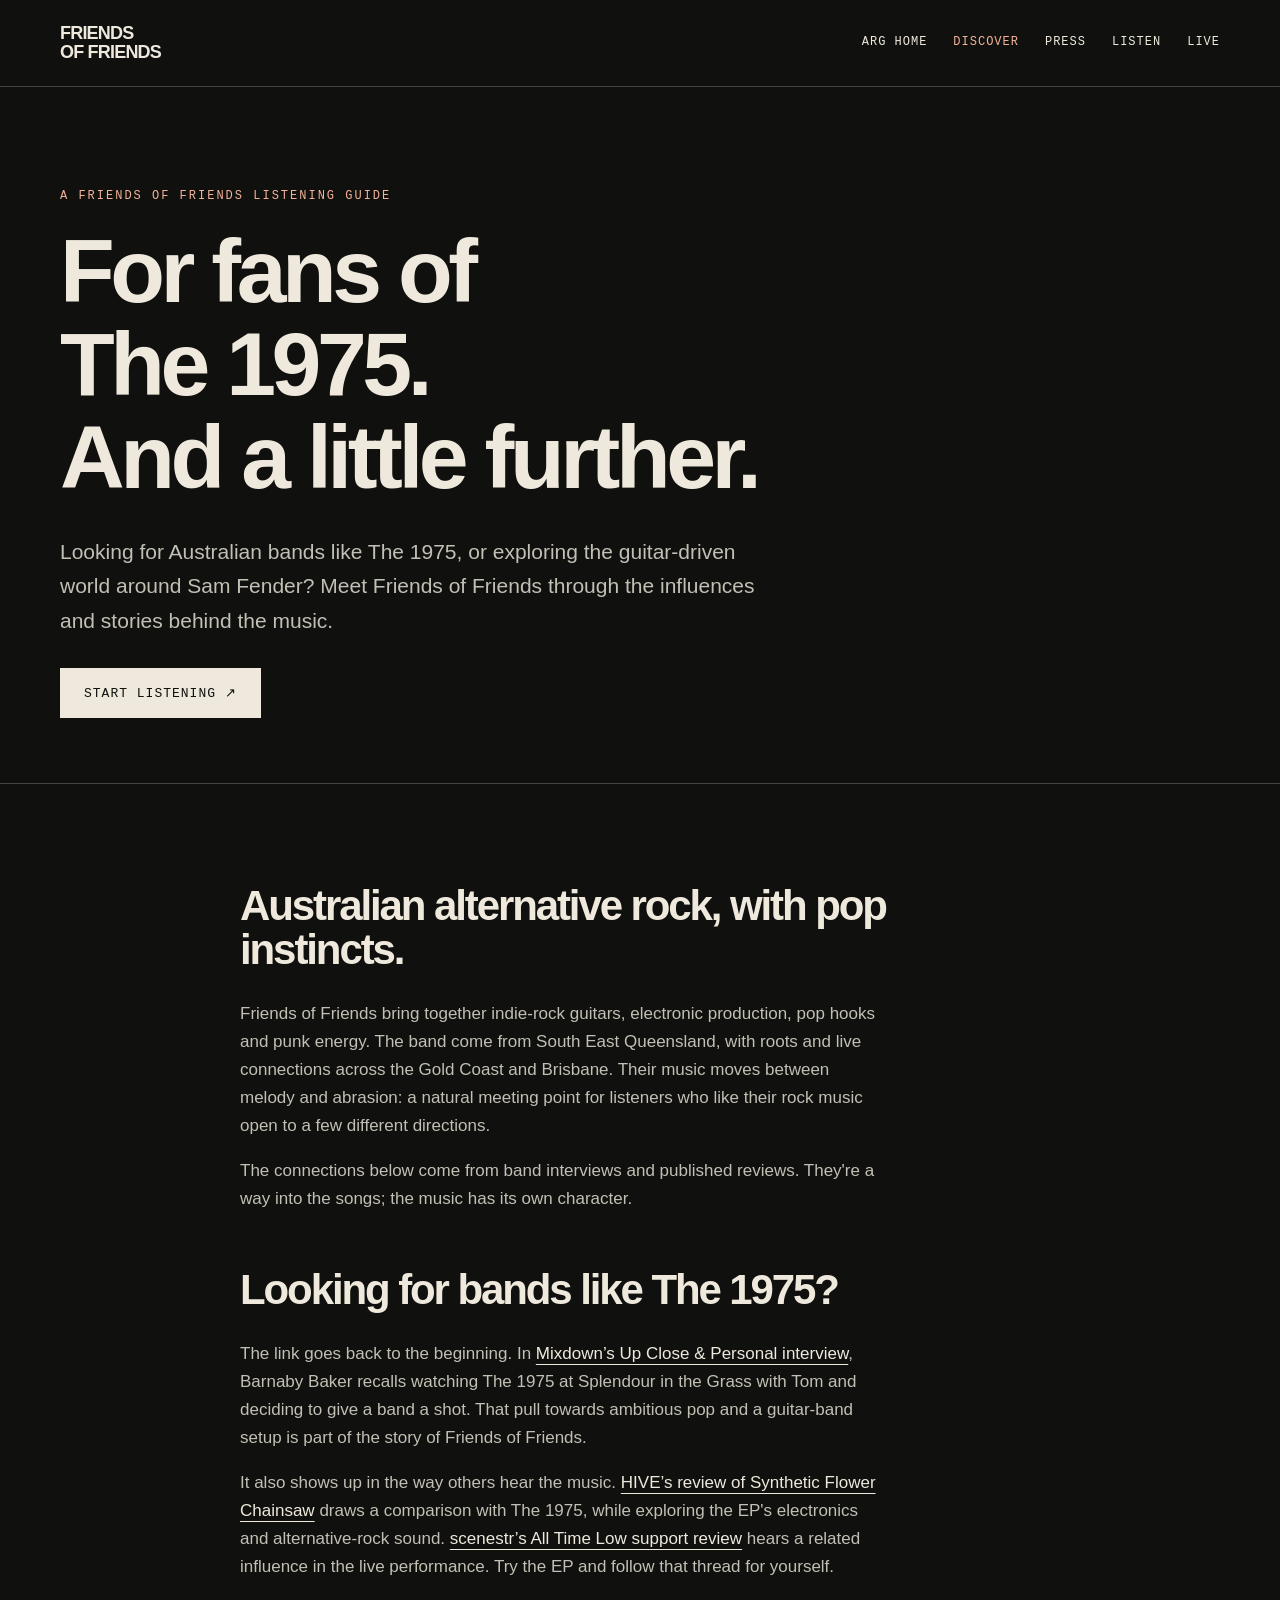
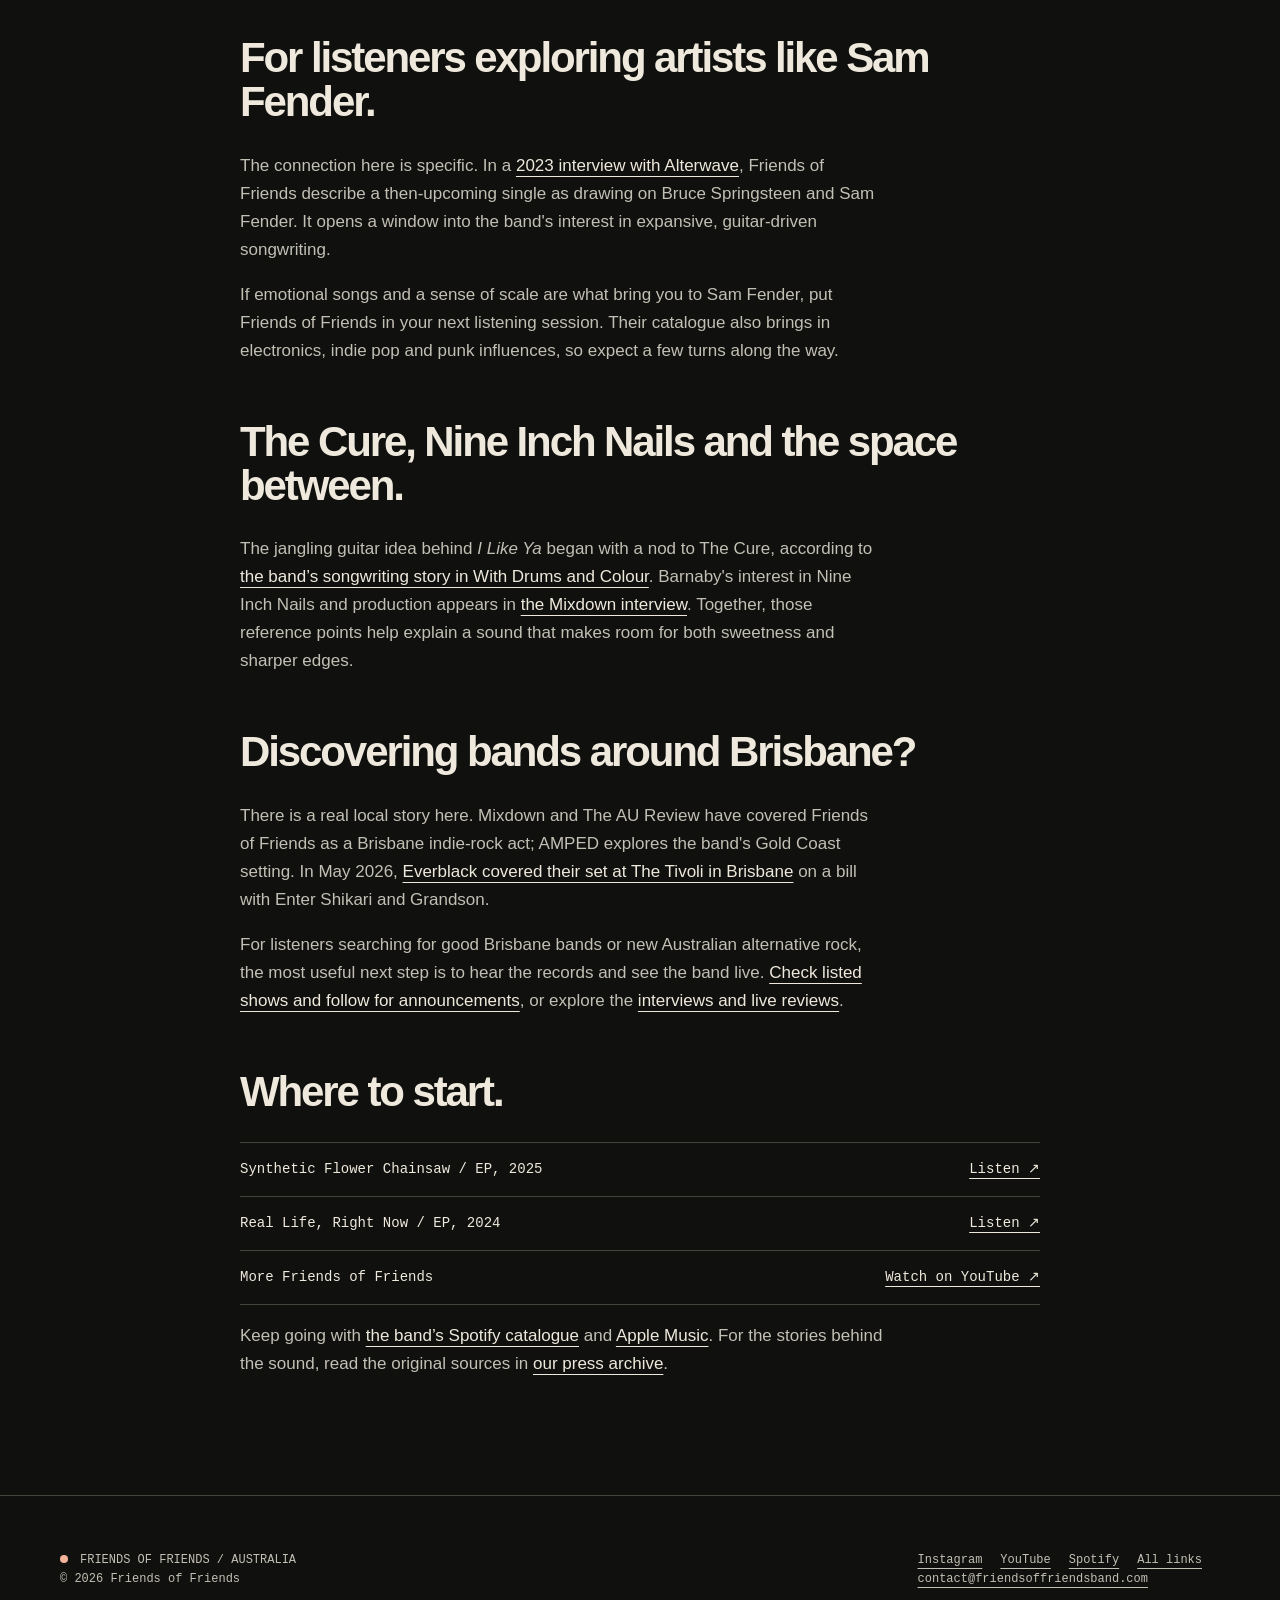
<file: docs/discover/index.html>
<!doctype html>
<html lang="en-AU"><head>
<meta charset="utf-8"><meta name="viewport" content="width=device-width,initial-scale=1">
<title>Bands Like The 1975 &amp; Sam Fender? | Friends of Friends</title><meta name="description" content="Discover Australian alternative rock band Friends of Friends: The 1975 connection, Sam Fender influences, Brisbane live coverage and a guide to the music.">
<meta name="robots" content="index, follow, max-image-preview:large"><meta name="theme-color" content="#10100e">
<link rel="canonical" href="https://friendsoffriendsband.com/discover/"><link rel="icon" href="../assets/favicon.svg" type="image/svg+xml">
<meta property="og:type" content="website"><meta property="og:locale" content="en_AU"><meta property="og:site_name" content="Friends of Friends">
<meta property="og:title" content="Bands Like The 1975 &amp; Sam Fender? | Friends of Friends"><meta property="og:description" content="Discover Australian alternative rock band Friends of Friends: The 1975 connection, Sam Fender influences, Brisbane live coverage and a guide to the music."><meta property="og:url" content="https://friendsoffriendsband.com/discover/">
<meta property="og:image" content="https://friendsoffriendsband.com/assets/background-still.jpg"><meta property="og:image:width" content="1600"><meta property="og:image:height" content="900"><meta property="og:image:alt" content="Friends of Friends studio artwork with vintage recording equipment">
<meta name="twitter:card" content="summary_large_image"><meta name="twitter:title" content="Bands Like The 1975 &amp; Sam Fender? | Friends of Friends"><meta name="twitter:description" content="Discover Australian alternative rock band Friends of Friends: The 1975 connection, Sam Fender influences, Brisbane live coverage and a guide to the music."><meta name="twitter:image" content="https://friendsoffriendsband.com/assets/background-still.jpg">
<link rel="stylesheet" href="../assets/site.css"><script type="application/ld+json">{"@context": "https://schema.org", "@graph": [{"@type": "MusicGroup", "@id": "https://friendsoffriendsband.com/#band", "name": "Friends of Friends", "url": "https://friendsoffriendsband.com/", "description": "Friends of Friends are an Australian alternative rock band from South East Queensland, bringing together indie-rock guitars, pop hooks, electronics and punk energy.", "genre": ["Alternative rock", "Indie rock", "Pop rock"], "email": "contact@friendsoffriendsband.com", "location": {"@type": "Place", "name": "South East Queensland, Australia"}, "sameAs": ["https://www.abc.net.au/triplejunearthed/artist/friendsoffriends", "https://open.spotify.com/artist/40ok5HAzsmqFmyJnjE37cI", "https://music.apple.com/us/artist/friends-of-friends/1309152778", "https://www.instagram.com/friendsoffriendsband/", "https://www.youtube.com/channel/UCgtvGOOJdwUREs0HDKs2FXQ", "https://www.bandsintown.com/a/15466180-friends-of-friends", "https://soundcloud.com/friendsoffriendsband"], "subjectOf": [{"@type": "Article", "headline": "Meet Friends Of Friends. The Australian DIY Champions Taking Their Sound Global", "url": "https://ampedmagazine.co.uk/2025/10/24/meet-friends-of-friends-the-australian-diy-champions-taking-their-sound-global/", "publisher": {"@type": "Organization", "name": "AMPED Magazine UK"}, "datePublished": "2025-10-24"}, {"@type": "Article", "headline": "FRIENDS OF FRIENDS — ‘SYNTHETIC FLOWER CHAINSAW’", "url": "https://www.hivemagazine.net/music-reviews/friends-of-friends-synthetic-flower-chainsaw", "publisher": {"@type": "Organization", "name": "HIVE Magazine"}}, {"@type": "Article", "headline": "Review: All Time Low @ Hindley Street Music Hall (Adelaide)", "url": "https://scenestr.com.au/music/review-all-time-low-hindley-street-music-hall-adelaide-20251212", "publisher": {"@type": "Organization", "name": "scenestr"}, "datePublished": "2025-12-12"}, {"@type": "Article", "headline": "Enter Shikari, Grandson, Friends of Friends @ The Tivoli Brisbane [Live Review]", "url": "https://www.everblack.com.au/2026/05/25/enter-shikari-grandson-friends-of-friends-the-tivoli-brisbane-live-review/", "publisher": {"@type": "Organization", "name": "Everblack Media"}, "datePublished": "2026-05-25"}, {"@type": "Article", "headline": "Up Close & Personal: Friends of Friends", "url": "https://mixdownmag.com.au/features/up-close-personal-friends-of-friends/", "publisher": {"@type": "Organization", "name": "Mixdown Magazine"}, "datePublished": "2023-02-02"}, {"@type": "Article", "headline": "Friends Of Friends Chats About The Magic Of Making Music With Your Friends + More", "url": "https://www.alterwave.com.au/publication-all/2023/03/20/interview-friends-of-friends-chats-about-the-magic-of-making-music-with-your-friends-more", "publisher": {"@type": "Organization", "name": "Alterwave"}, "datePublished": "2023-03-20"}, {"@type": "Article", "headline": "Friends of Friends interview each other ahead of their national tour", "url": "https://www.theaureview.com/music/friends-of-friends-interview-each-other-ahead-of-their-national-tour/", "publisher": {"@type": "Organization", "name": "The AU Review"}, "datePublished": "2023-02-02"}, {"@type": "Article", "headline": "FRIENDS OF FRIENDS RELEASE SINGLE ‘I LIKE YA’", "url": "https://withdrumsandcolour.com/2025/08/06/friends-of-friends-release-single-i-like-ya/", "publisher": {"@type": "Organization", "name": "With Drums and Colour"}, "datePublished": "2025-08-06"}], "album": [{"@type": "MusicAlbum", "name": "Synthetic Flower Chainsaw", "datePublished": "2025-10-24", "url": "https://ffm.to/sfc", "byArtist": {"@id": "https://friendsoffriendsband.com/#band"}}, {"@type": "MusicAlbum", "name": "Real Life, Right Now", "url": "https://open.spotify.com/album/4bSglQFwxnZCK0BrTVVBar", "byArtist": {"@id": "https://friendsoffriendsband.com/#band"}}]}, {"@type": "WebSite", "@id": "https://friendsoffriendsband.com/#website", "url": "https://friendsoffriendsband.com/", "name": "Friends of Friends", "publisher": {"@id": "https://friendsoffriendsband.com/#band"}}, {"@type": "WebPage", "@id": "https://friendsoffriendsband.com/discover/#webpage", "url": "https://friendsoffriendsband.com/discover/", "name": "Bands Like The 1975 & Sam Fender? | Friends of Friends", "description": "Discover Australian alternative rock band Friends of Friends: The 1975 connection, Sam Fender influences, Brisbane live coverage and a guide to the music.", "about": {"@id": "https://friendsoffriendsband.com/#band"}, "isPartOf": {"@id": "https://friendsoffriendsband.com/#website"}, "inLanguage": "en-AU"}, {"@type": "BreadcrumbList", "itemListElement": [{"@type": "ListItem", "position": 1, "name": "Home", "item": "https://friendsoffriendsband.com/"}, {"@type": "ListItem", "position": 2, "name": "Discover", "item": "https://friendsoffriendsband.com/discover/"}]}]}</script>
</head><body><a class="skip" href="#main">Skip to content</a>
<header class="masthead"><div class="wrap"><a class="brand" href="../" aria-label="Friends of Friends home">FRIENDS<br>OF FRIENDS</a><nav class="nav" aria-label="Main"><a href="../">ARG home</a><a href="../discover/" aria-current="page">Discover</a><a href="../press/">Press</a><a href="https://open.spotify.com/artist/40ok5HAzsmqFmyJnjE37cI">Listen</a><a href="https://www.bandsintown.com/a/15466180-friends-of-friends">Live</a></nav></div></header>
<main id="main">
<section class="page-intro"><div class="wrap"><p class="eyebrow">A Friends of Friends listening guide</p><h1>For fans of<br>The 1975.<br>And a little further.</h1><p class="lede">Looking for Australian bands like The 1975, or exploring the guitar-driven world around Sam Fender? Meet Friends of Friends through the influences and stories behind the music.</p><div class="actions"><a class="cta primary" href="https://ffm.to/sfc">Start listening ↗</a></div></div></section>
<section class="section"><div class="wrap reading"><h2>Australian alternative rock, with pop instincts.</h2><p>Friends of Friends bring together indie-rock guitars, electronic production, pop hooks and punk energy. The band come from South East Queensland, with roots and live connections across the Gold Coast and Brisbane. Their music moves between melody and abrasion: a natural meeting point for listeners who like their rock music open to a few different directions.</p>
<p>The connections below come from band interviews and published reviews. They're a way into the songs; the music has its own character.</p>
<h2>Looking for bands like The 1975?</h2><p>The link goes back to the beginning. In <a href="https://mixdownmag.com.au/features/up-close-personal-friends-of-friends/">Mixdown’s Up Close &amp; Personal interview</a>, Barnaby Baker recalls watching The 1975 at Splendour in the Grass with Tom and deciding to give a band a shot. That pull towards ambitious pop and a guitar-band setup is part of the story of Friends of Friends.</p><p>It also shows up in the way others hear the music. <a href="https://www.hivemagazine.net/music-reviews/friends-of-friends-synthetic-flower-chainsaw">HIVE’s review of Synthetic Flower Chainsaw</a> draws a comparison with The 1975, while exploring the EP's electronics and alternative-rock sound. <a href="https://scenestr.com.au/music/review-all-time-low-hindley-street-music-hall-adelaide-20251212">scenestr’s All Time Low support review</a> hears a related influence in the live performance. Try the EP and follow that thread for yourself.</p>
<h2>For listeners exploring artists like Sam Fender.</h2><p>The connection here is specific. In a <a href="https://www.alterwave.com.au/publication-all/2023/03/20/interview-friends-of-friends-chats-about-the-magic-of-making-music-with-your-friends-more">2023 interview with Alterwave</a>, Friends of Friends describe a then-upcoming single as drawing on Bruce Springsteen and Sam Fender. It opens a window into the band's interest in expansive, guitar-driven songwriting.</p><p>If emotional songs and a sense of scale are what bring you to Sam Fender, put Friends of Friends in your next listening session. Their catalogue also brings in electronics, indie pop and punk influences, so expect a few turns along the way.</p>
<h2>The Cure, Nine Inch Nails and the space between.</h2><p>The jangling guitar idea behind <em>I Like Ya</em> began with a nod to The Cure, according to <a href="https://withdrumsandcolour.com/2025/08/06/friends-of-friends-release-single-i-like-ya/">the band’s songwriting story in With Drums and Colour</a>. Barnaby's interest in Nine Inch Nails and production appears in <a href="https://mixdownmag.com.au/features/up-close-personal-friends-of-friends/">the Mixdown interview</a>. Together, those reference points help explain a sound that makes room for both sweetness and sharper edges.</p>
<h2>Discovering bands around Brisbane?</h2><p>There is a real local story here. Mixdown and The AU Review have covered Friends of Friends as a Brisbane indie-rock act; AMPED explores the band's Gold Coast setting. In May 2026, <a href="https://www.everblack.com.au/2026/05/25/enter-shikari-grandson-friends-of-friends-the-tivoli-brisbane-live-review/">Everblack covered their set at The Tivoli in Brisbane</a> on a bill with Enter Shikari and Grandson.</p><p>For listeners searching for good Brisbane bands or new Australian alternative rock, the most useful next step is to hear the records and see the band live. <a href="https://www.bandsintown.com/a/15466180-friends-of-friends">Check listed shows and follow for announcements</a>, or explore the <a href="../press/">interviews and live reviews</a>.</p>
<h2>Where to start.</h2><ul class="track-list"><li><span>Synthetic Flower Chainsaw / EP, 2025</span><a href="https://ffm.to/sfc">Listen ↗</a></li><li><span>Real Life, Right Now / EP, 2024</span><a href="https://open.spotify.com/album/4bSglQFwxnZCK0BrTVVBar">Listen ↗</a></li><li><span>More Friends of Friends</span><a href="https://www.youtube.com/channel/UCgtvGOOJdwUREs0HDKs2FXQ">Watch on YouTube ↗</a></li></ul><p>Keep going with <a href="https://open.spotify.com/artist/40ok5HAzsmqFmyJnjE37cI">the band’s Spotify catalogue</a> and <a href="https://music.apple.com/us/artist/friends-of-friends/1309152778">Apple Music</a>. For the stories behind the sound, read the original sources in <a href="../press/">our press archive</a>.</p></div></section></main>
<footer><div class="wrap"><div><span class="signal" aria-hidden="true"></span>FRIENDS OF FRIENDS / AUSTRALIA<br>© 2026 Friends of Friends</div><div><a href="https://www.instagram.com/friendsoffriendsband/">Instagram</a><a href="https://www.youtube.com/channel/UCgtvGOOJdwUREs0HDKs2FXQ">YouTube</a><a href="https://open.spotify.com/artist/40ok5HAzsmqFmyJnjE37cI">Spotify</a><a href="https://linktr.ee/fofband">All links</a><br><a href="mailto:contact@friendsoffriendsband.com">contact@friendsoffriendsband.com</a></div></div></footer></body></html>
</file>
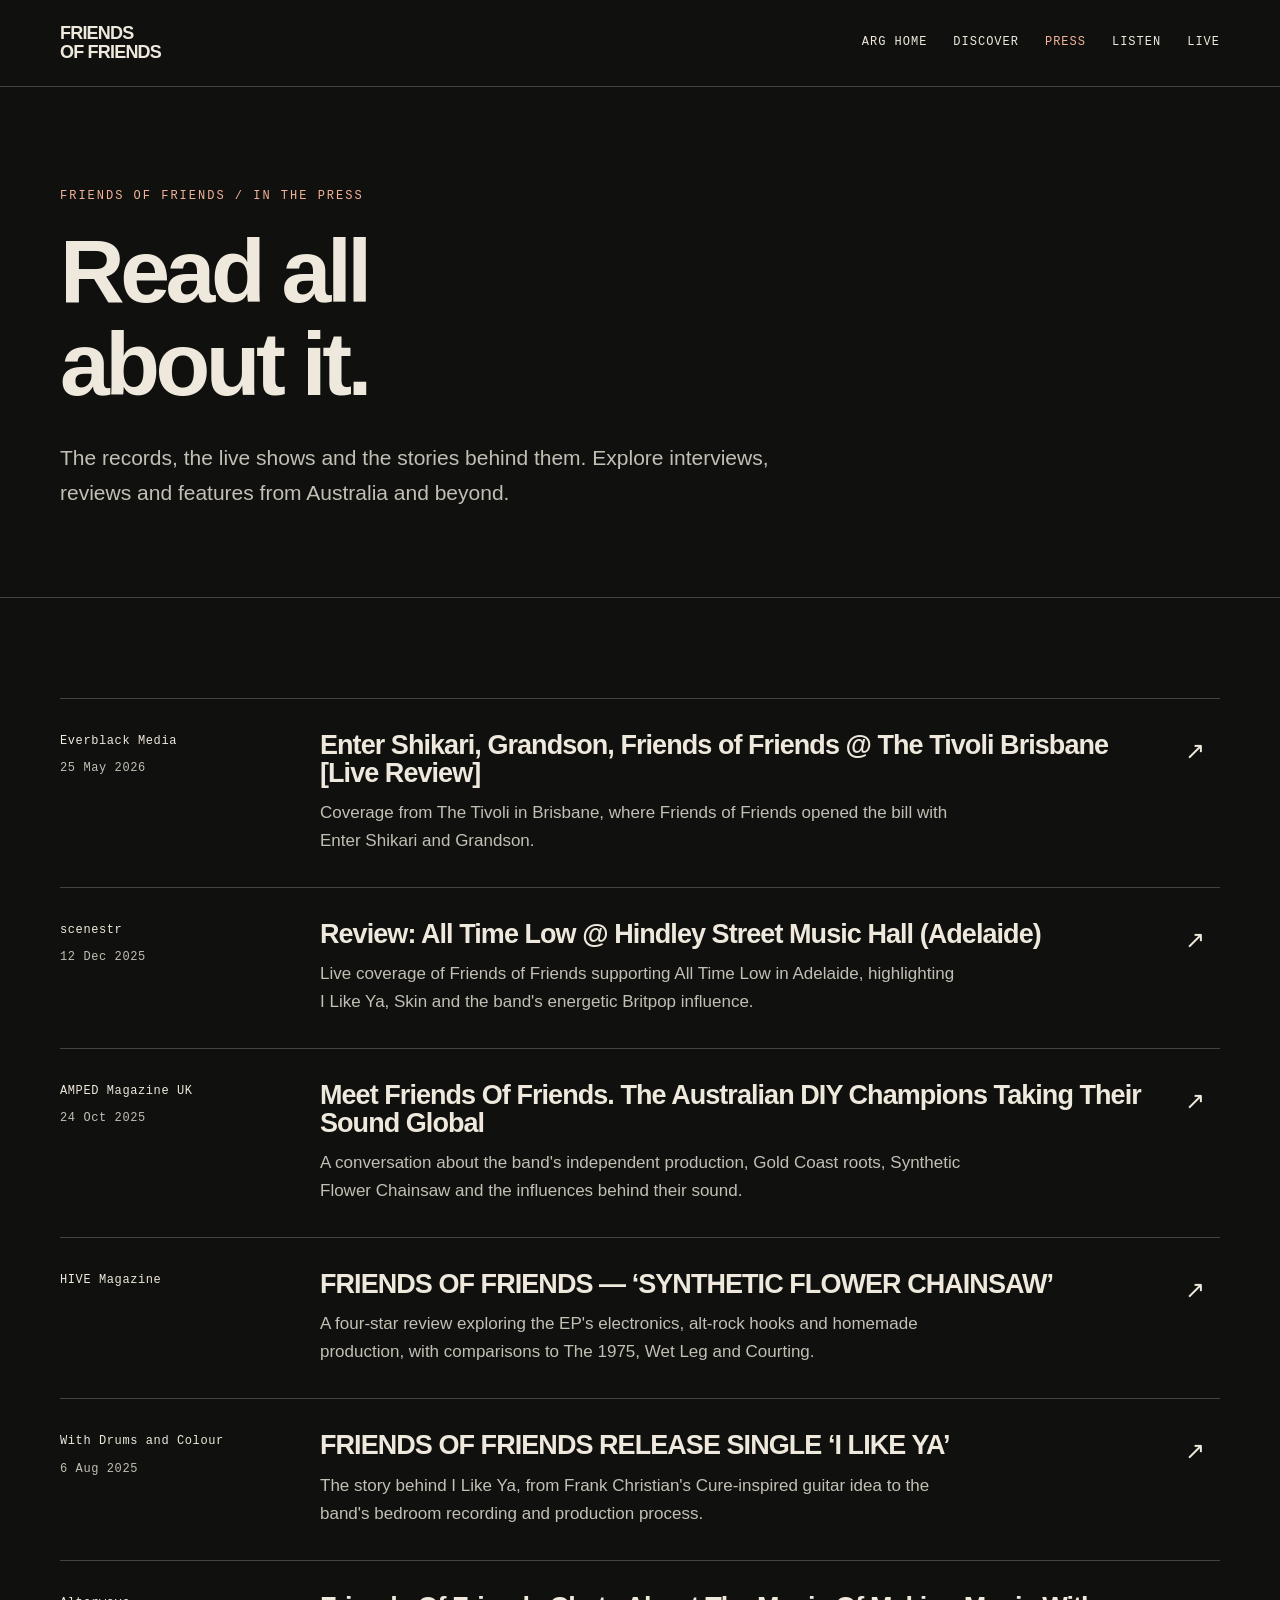
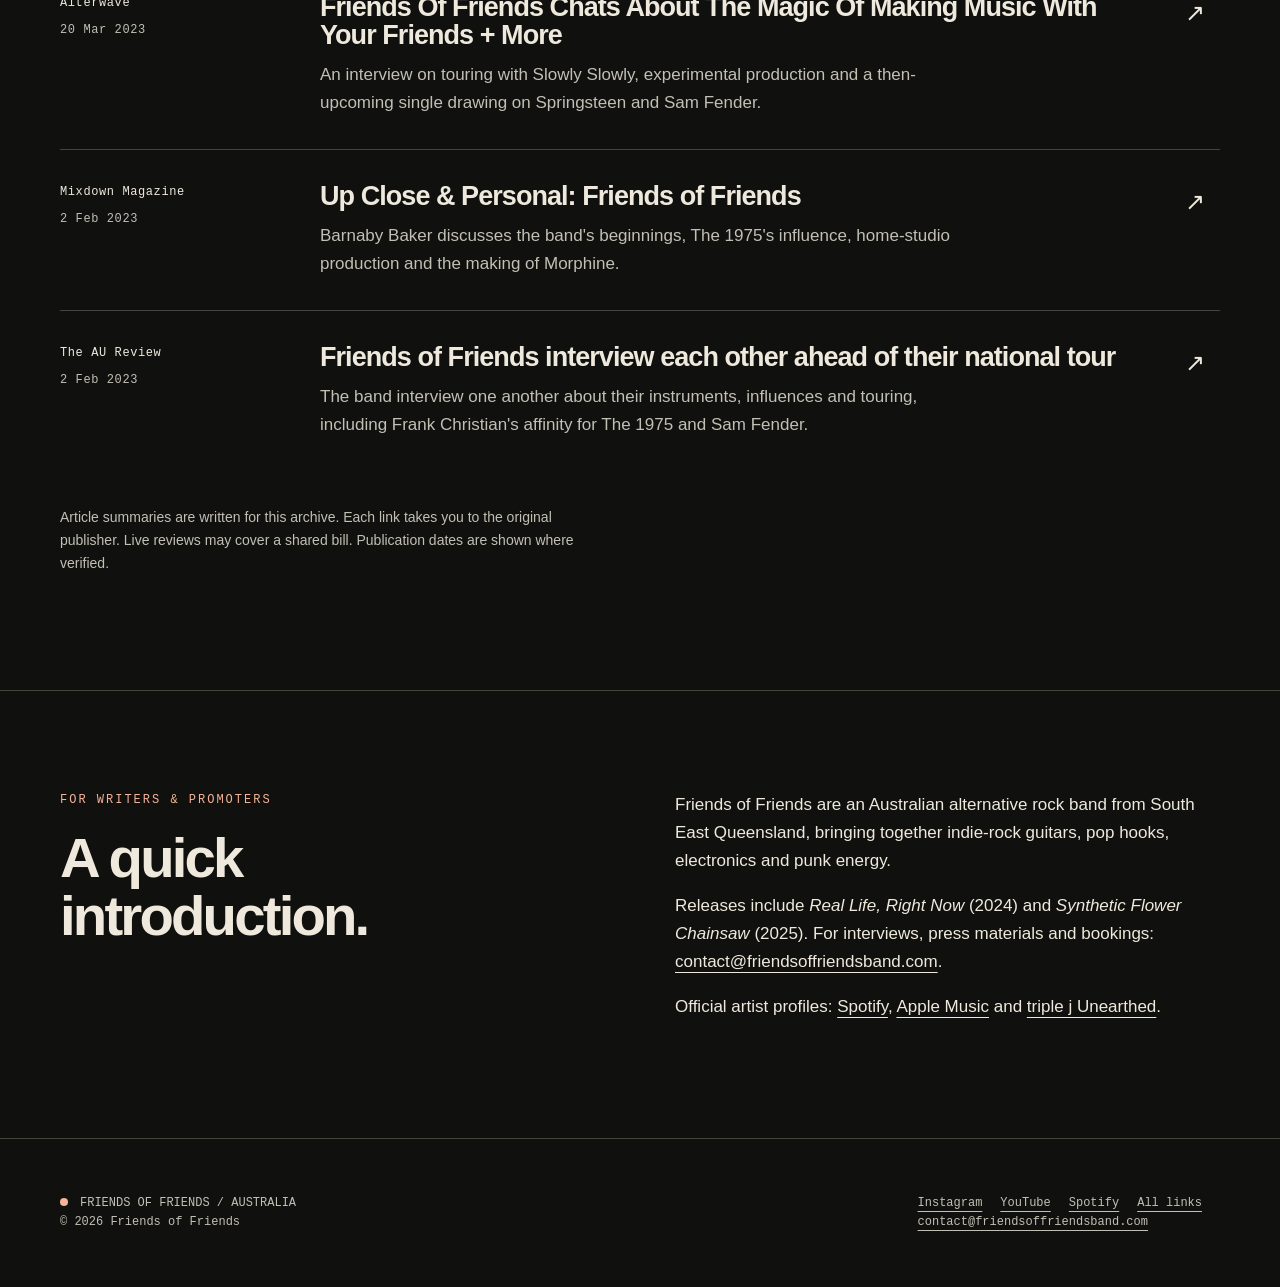
<file: docs/press/index.html>
<!doctype html>
<html lang="en-AU"><head>
<meta charset="utf-8"><meta name="viewport" content="width=device-width,initial-scale=1">
<title>Friends of Friends Press | Interviews, Reviews &amp; Brisbane Live Coverage</title><meta name="description" content="Read Friends of Friends interviews, EP reviews and live coverage from AMPED, HIVE, Mixdown, scenestr, Everblack, Alterwave and The AU Review.">
<meta name="robots" content="index, follow, max-image-preview:large"><meta name="theme-color" content="#10100e">
<link rel="canonical" href="https://friendsoffriendsband.com/press/"><link rel="icon" href="../assets/favicon.svg" type="image/svg+xml">
<meta property="og:type" content="website"><meta property="og:locale" content="en_AU"><meta property="og:site_name" content="Friends of Friends">
<meta property="og:title" content="Friends of Friends Press | Interviews, Reviews &amp; Brisbane Live Coverage"><meta property="og:description" content="Read Friends of Friends interviews, EP reviews and live coverage from AMPED, HIVE, Mixdown, scenestr, Everblack, Alterwave and The AU Review."><meta property="og:url" content="https://friendsoffriendsband.com/press/">
<meta property="og:image" content="https://friendsoffriendsband.com/assets/background-still.jpg"><meta property="og:image:width" content="1600"><meta property="og:image:height" content="900"><meta property="og:image:alt" content="Friends of Friends studio artwork with vintage recording equipment">
<meta name="twitter:card" content="summary_large_image"><meta name="twitter:title" content="Friends of Friends Press | Interviews, Reviews &amp; Brisbane Live Coverage"><meta name="twitter:description" content="Read Friends of Friends interviews, EP reviews and live coverage from AMPED, HIVE, Mixdown, scenestr, Everblack, Alterwave and The AU Review."><meta name="twitter:image" content="https://friendsoffriendsband.com/assets/background-still.jpg">
<link rel="stylesheet" href="../assets/site.css"><script type="application/ld+json">{"@context": "https://schema.org", "@graph": [{"@type": "MusicGroup", "@id": "https://friendsoffriendsband.com/#band", "name": "Friends of Friends", "url": "https://friendsoffriendsband.com/", "description": "Friends of Friends are an Australian alternative rock band from South East Queensland, bringing together indie-rock guitars, pop hooks, electronics and punk energy.", "genre": ["Alternative rock", "Indie rock", "Pop rock"], "email": "contact@friendsoffriendsband.com", "location": {"@type": "Place", "name": "South East Queensland, Australia"}, "sameAs": ["https://www.abc.net.au/triplejunearthed/artist/friendsoffriends", "https://open.spotify.com/artist/40ok5HAzsmqFmyJnjE37cI", "https://music.apple.com/us/artist/friends-of-friends/1309152778", "https://www.instagram.com/friendsoffriendsband/", "https://www.youtube.com/channel/UCgtvGOOJdwUREs0HDKs2FXQ", "https://www.bandsintown.com/a/15466180-friends-of-friends", "https://soundcloud.com/friendsoffriendsband"], "subjectOf": [{"@type": "Article", "headline": "Meet Friends Of Friends. The Australian DIY Champions Taking Their Sound Global", "url": "https://ampedmagazine.co.uk/2025/10/24/meet-friends-of-friends-the-australian-diy-champions-taking-their-sound-global/", "publisher": {"@type": "Organization", "name": "AMPED Magazine UK"}, "datePublished": "2025-10-24"}, {"@type": "Article", "headline": "FRIENDS OF FRIENDS — ‘SYNTHETIC FLOWER CHAINSAW’", "url": "https://www.hivemagazine.net/music-reviews/friends-of-friends-synthetic-flower-chainsaw", "publisher": {"@type": "Organization", "name": "HIVE Magazine"}}, {"@type": "Article", "headline": "Review: All Time Low @ Hindley Street Music Hall (Adelaide)", "url": "https://scenestr.com.au/music/review-all-time-low-hindley-street-music-hall-adelaide-20251212", "publisher": {"@type": "Organization", "name": "scenestr"}, "datePublished": "2025-12-12"}, {"@type": "Article", "headline": "Enter Shikari, Grandson, Friends of Friends @ The Tivoli Brisbane [Live Review]", "url": "https://www.everblack.com.au/2026/05/25/enter-shikari-grandson-friends-of-friends-the-tivoli-brisbane-live-review/", "publisher": {"@type": "Organization", "name": "Everblack Media"}, "datePublished": "2026-05-25"}, {"@type": "Article", "headline": "Up Close & Personal: Friends of Friends", "url": "https://mixdownmag.com.au/features/up-close-personal-friends-of-friends/", "publisher": {"@type": "Organization", "name": "Mixdown Magazine"}, "datePublished": "2023-02-02"}, {"@type": "Article", "headline": "Friends Of Friends Chats About The Magic Of Making Music With Your Friends + More", "url": "https://www.alterwave.com.au/publication-all/2023/03/20/interview-friends-of-friends-chats-about-the-magic-of-making-music-with-your-friends-more", "publisher": {"@type": "Organization", "name": "Alterwave"}, "datePublished": "2023-03-20"}, {"@type": "Article", "headline": "Friends of Friends interview each other ahead of their national tour", "url": "https://www.theaureview.com/music/friends-of-friends-interview-each-other-ahead-of-their-national-tour/", "publisher": {"@type": "Organization", "name": "The AU Review"}, "datePublished": "2023-02-02"}, {"@type": "Article", "headline": "FRIENDS OF FRIENDS RELEASE SINGLE ‘I LIKE YA’", "url": "https://withdrumsandcolour.com/2025/08/06/friends-of-friends-release-single-i-like-ya/", "publisher": {"@type": "Organization", "name": "With Drums and Colour"}, "datePublished": "2025-08-06"}], "album": [{"@type": "MusicAlbum", "name": "Synthetic Flower Chainsaw", "datePublished": "2025-10-24", "url": "https://ffm.to/sfc", "byArtist": {"@id": "https://friendsoffriendsband.com/#band"}}, {"@type": "MusicAlbum", "name": "Real Life, Right Now", "url": "https://open.spotify.com/album/4bSglQFwxnZCK0BrTVVBar", "byArtist": {"@id": "https://friendsoffriendsband.com/#band"}}]}, {"@type": "WebSite", "@id": "https://friendsoffriendsband.com/#website", "url": "https://friendsoffriendsband.com/", "name": "Friends of Friends", "publisher": {"@id": "https://friendsoffriendsband.com/#band"}}, {"@type": "WebPage", "@id": "https://friendsoffriendsband.com/press/#webpage", "url": "https://friendsoffriendsband.com/press/", "name": "Friends of Friends Press | Interviews, Reviews & Brisbane Live Coverage", "description": "Read Friends of Friends interviews, EP reviews and live coverage from AMPED, HIVE, Mixdown, scenestr, Everblack, Alterwave and The AU Review.", "about": {"@id": "https://friendsoffriendsband.com/#band"}, "isPartOf": {"@id": "https://friendsoffriendsband.com/#website"}, "inLanguage": "en-AU"}, {"@type": "BreadcrumbList", "itemListElement": [{"@type": "ListItem", "position": 1, "name": "Home", "item": "https://friendsoffriendsband.com/"}, {"@type": "ListItem", "position": 2, "name": "Press", "item": "https://friendsoffriendsband.com/press/"}]}]}</script>
</head><body><a class="skip" href="#main">Skip to content</a>
<header class="masthead"><div class="wrap"><a class="brand" href="../" aria-label="Friends of Friends home">FRIENDS<br>OF FRIENDS</a><nav class="nav" aria-label="Main"><a href="../">ARG home</a><a href="../discover/">Discover</a><a href="../press/" aria-current="page">Press</a><a href="https://open.spotify.com/artist/40ok5HAzsmqFmyJnjE37cI">Listen</a><a href="https://www.bandsintown.com/a/15466180-friends-of-friends">Live</a></nav></div></header>
<main id="main"><section class="page-intro"><div class="wrap"><p class="eyebrow">Friends of Friends / In the press</p><h1>Read all<br>about it.</h1><p class="lede">The records, the live shows and the stories behind them. Explore interviews, reviews and features from Australia and beyond.</p></div></section><section class="section"><div class="wrap"><a class="press-item" href="https://www.everblack.com.au/2026/05/25/enter-shikari-grandson-friends-of-friends-the-tivoli-brisbane-live-review/">
        <div class="press-meta">Everblack Media<time datetime="2026-05-25">25 May 2026</time></div>
        <div><h3>Enter Shikari, Grandson, Friends of Friends @ The Tivoli Brisbane [Live Review]</h3><p>Coverage from The Tivoli in Brisbane, where Friends of Friends opened the bill with Enter Shikari and Grandson.</p></div><span class="arrow" aria-hidden="true">↗</span></a>
<a class="press-item" href="https://scenestr.com.au/music/review-all-time-low-hindley-street-music-hall-adelaide-20251212">
        <div class="press-meta">scenestr<time datetime="2025-12-12">12 Dec 2025</time></div>
        <div><h3>Review: All Time Low @ Hindley Street Music Hall (Adelaide)</h3><p>Live coverage of Friends of Friends supporting All Time Low in Adelaide, highlighting I Like Ya, Skin and the band&#x27;s energetic Britpop influence.</p></div><span class="arrow" aria-hidden="true">↗</span></a>
<a class="press-item" href="https://ampedmagazine.co.uk/2025/10/24/meet-friends-of-friends-the-australian-diy-champions-taking-their-sound-global/">
        <div class="press-meta">AMPED Magazine UK<time datetime="2025-10-24">24 Oct 2025</time></div>
        <div><h3>Meet Friends Of Friends. The Australian DIY Champions Taking Their Sound Global</h3><p>A conversation about the band&#x27;s independent production, Gold Coast roots, Synthetic Flower Chainsaw and the influences behind their sound.</p></div><span class="arrow" aria-hidden="true">↗</span></a>
<a class="press-item" href="https://www.hivemagazine.net/music-reviews/friends-of-friends-synthetic-flower-chainsaw">
        <div class="press-meta">HIVE Magazine</div>
        <div><h3>FRIENDS OF FRIENDS — ‘SYNTHETIC FLOWER CHAINSAW’</h3><p>A four-star review exploring the EP&#x27;s electronics, alt-rock hooks and homemade production, with comparisons to The 1975, Wet Leg and Courting.</p></div><span class="arrow" aria-hidden="true">↗</span></a>
<a class="press-item" href="https://withdrumsandcolour.com/2025/08/06/friends-of-friends-release-single-i-like-ya/">
        <div class="press-meta">With Drums and Colour<time datetime="2025-08-06">6 Aug 2025</time></div>
        <div><h3>FRIENDS OF FRIENDS RELEASE SINGLE ‘I LIKE YA’</h3><p>The story behind I Like Ya, from Frank Christian&#x27;s Cure-inspired guitar idea to the band&#x27;s bedroom recording and production process.</p></div><span class="arrow" aria-hidden="true">↗</span></a>
<a class="press-item" href="https://www.alterwave.com.au/publication-all/2023/03/20/interview-friends-of-friends-chats-about-the-magic-of-making-music-with-your-friends-more">
        <div class="press-meta">Alterwave<time datetime="2023-03-20">20 Mar 2023</time></div>
        <div><h3>Friends Of Friends Chats About The Magic Of Making Music With Your Friends + More</h3><p>An interview on touring with Slowly Slowly, experimental production and a then-upcoming single drawing on Springsteen and Sam Fender.</p></div><span class="arrow" aria-hidden="true">↗</span></a>
<a class="press-item" href="https://mixdownmag.com.au/features/up-close-personal-friends-of-friends/">
        <div class="press-meta">Mixdown Magazine<time datetime="2023-02-02">2 Feb 2023</time></div>
        <div><h3>Up Close &amp; Personal: Friends of Friends</h3><p>Barnaby Baker discusses the band&#x27;s beginnings, The 1975&#x27;s influence, home-studio production and the making of Morphine.</p></div><span class="arrow" aria-hidden="true">↗</span></a>
<a class="press-item" href="https://www.theaureview.com/music/friends-of-friends-interview-each-other-ahead-of-their-national-tour/">
        <div class="press-meta">The AU Review<time datetime="2023-02-02">2 Feb 2023</time></div>
        <div><h3>Friends of Friends interview each other ahead of their national tour</h3><p>The band interview one another about their instruments, influences and touring, including Frank Christian&#x27;s affinity for The 1975 and Sam Fender.</p></div><span class="arrow" aria-hidden="true">↗</span></a><p class="small" style="margin-top:35px">Article summaries are written for this archive. Each link takes you to the original publisher. Live reviews may cover a shared bill. Publication dates are shown where verified.</p></div></section><section class="section"><div class="wrap two-col"><div><p class="eyebrow">For writers &amp; promoters</p><h2>A quick<br>introduction.</h2></div><div><p>Friends of Friends are an Australian alternative rock band from South East Queensland, bringing together indie-rock guitars, pop hooks, electronics and punk energy.</p><p>Releases include <em>Real Life, Right Now</em> (2024) and <em>Synthetic Flower Chainsaw</em> (2025). For interviews, press materials and bookings: <a href="mailto:contact@friendsoffriendsband.com">contact@friendsoffriendsband.com</a>.</p><p>Official artist profiles: <a href="https://open.spotify.com/artist/40ok5HAzsmqFmyJnjE37cI">Spotify</a>, <a href="https://music.apple.com/us/artist/friends-of-friends/1309152778">Apple Music</a> and <a href="https://www.abc.net.au/triplejunearthed/artist/friendsoffriends">triple j Unearthed</a>.</p></div></div></section></main>
<footer><div class="wrap"><div><span class="signal" aria-hidden="true"></span>FRIENDS OF FRIENDS / AUSTRALIA<br>© 2026 Friends of Friends</div><div><a href="https://www.instagram.com/friendsoffriendsband/">Instagram</a><a href="https://www.youtube.com/channel/UCgtvGOOJdwUREs0HDKs2FXQ">YouTube</a><a href="https://open.spotify.com/artist/40ok5HAzsmqFmyJnjE37cI">Spotify</a><a href="https://linktr.ee/fofband">All links</a><br><a href="mailto:contact@friendsoffriendsband.com">contact@friendsoffriendsband.com</a></div></div></footer></body></html>
</file>
<file: docs/assets/site.css>
:root{color-scheme:dark;--bg:#10100e;--paper:#eee9dc;--muted:#c2bfb4;--line:#44443c;--accent:#f3b399;--width:1160px;font-family:Arial,Helvetica,sans-serif}*{box-sizing:border-box}html{scroll-behavior:smooth;scroll-padding-top:100px}body{margin:0;background:var(--bg);color:var(--paper);font-size:17px;line-height:1.65}a{color:inherit;text-underline-offset:5px}a:hover{color:var(--accent)}a:focus-visible,button:focus-visible,summary:focus-visible{outline:3px solid var(--accent);outline-offset:6px}button{font:inherit;cursor:pointer}.skip{position:fixed;left:16px;top:-100px;z-index:20;padding:12px;background:var(--paper);color:var(--bg)}.skip:focus{top:10px}.wrap{width:min(var(--width),calc(100% - 80px));margin:auto}.masthead{position:relative;z-index:3;background:#10100ef2;border-bottom:1px solid var(--line)}.masthead .wrap{display:flex;justify-content:space-between;align-items:center;gap:28px;min-height:86px}.brand{font-weight:900;font-size:18px;letter-spacing:-.8px;line-height:1.05;text-decoration:none;max-width:150px}.nav{display:flex;gap:26px;align-items:center;font:12px/1.3 'Courier New',monospace;letter-spacing:1px;text-transform:uppercase}.nav a{text-decoration:none}.nav a[aria-current=page]{color:var(--accent)}.eyebrow{font:12px/1.5 'Courier New',monospace;letter-spacing:2px;text-transform:uppercase;color:var(--accent);margin:0 0 20px}h1,h2,h3,p{margin-top:0}h1,h2,h3{line-height:1.04;letter-spacing:-.05em}h1{font-size:clamp(58px,9.1vw,132px);max-width:1050px;margin-bottom:30px;font-weight:900}h2{font-size:clamp(36px,4.4vw,64px);margin-bottom:28px}h3{font-size:28px;margin-bottom:18px}p{max-width:68ch}.hero{position:relative;min-height:760px;min-height:calc(100svh - 86px);display:flex;align-items:flex-end;overflow:hidden;background:#111 url('background-still.jpg') center/cover no-repeat}.hero video{position:absolute;inset:0;width:100%;height:100%;object-fit:cover;pointer-events:none}.hero:after{content:'';position:absolute;inset:0;background:linear-gradient(180deg,#0002 10%,#0002 30%,#000b 70%,#10100e 100%)}.hero .wrap{position:relative;z-index:1;padding-top:120px;padding-bottom:70px}.hero h1{max-width:850px;text-shadow:0 2px 30px #0006}.hero .intro{font-size:19px;max-width:580px;color:#eeebe2}.actions{display:flex;flex-wrap:wrap;gap:12px;margin:30px 0 0}.cta{display:inline-flex;justify-content:center;align-items:center;gap:20px;min-height:50px;padding:12px 23px;border:1px solid #b5b1a5;font:13px/1.5 'Courier New',monospace;text-decoration:none;text-transform:uppercase;letter-spacing:1px}.cta.primary{background:var(--paper);color:var(--bg);border-color:var(--paper)}.cta:hover{background:var(--accent);color:var(--bg);border-color:var(--accent)}.motion-toggle{background:#151511dc;color:var(--paper);border:1px solid #777268;padding:8px 13px;font:11px/1.4 'Courier New',monospace;position:absolute;right:24px;top:24px;z-index:2}.section{padding:100px 0;border-bottom:1px solid var(--line)}.section-head{display:grid;grid-template-columns:1fr 1fr;gap:70px;margin-bottom:42px;align-items:start}.section-head p{color:var(--muted);margin-top:10px}.grid{display:grid;grid-template-columns:1fr 1fr;gap:24px}.release{border:1px solid var(--line);padding:36px;display:flex;flex-direction:column;min-height:300px;position:relative}.release .number{font:13px 'Courier New',monospace;color:var(--accent);margin-bottom:38px}.release h3{font-size:clamp(30px,3vw,44px);max-width:500px}.release p{color:var(--muted)}.release .release-links{margin-top:auto;display:flex;gap:24px;font:13px/1.5 'Courier New',monospace}.release.featured{background:#23231c}.statement{font-size:clamp(26px,3vw,42px);line-height:1.25;letter-spacing:-1px;max-width:1000px;margin-bottom:32px}.two-col{display:grid;grid-template-columns:1fr 1fr;gap:70px}.text-muted{color:var(--muted)}.press-item{display:grid;grid-template-columns:230px 1fr 35px;gap:30px;padding:32px 0;border-top:1px solid var(--line);text-decoration:none}.press-item h3{font-size:27px;margin-bottom:12px;letter-spacing:-.035em}.press-item p{color:var(--muted);margin-bottom:0}.press-meta{font:12px/1.7 'Courier New',monospace;letter-spacing:.6px}.press-meta time{display:block;color:var(--muted);margin-top:7px}.arrow{font-size:24px}.plain-link{font:13px/1.5 'Courier New',monospace;display:inline-block;margin-top:25px}.shows{display:grid;grid-template-columns:1fr 1fr;gap:70px}.shows p{color:var(--muted)}footer{padding:55px 0;color:var(--muted);font:12px/1.6 'Courier New',monospace}footer .wrap{display:flex;justify-content:space-between;gap:30px}footer a{display:inline-block;margin-right:18px}.page-intro{padding:100px 0 65px;border-bottom:1px solid var(--line)}.page-intro h1{font-size:clamp(52px,7vw,98px);max-width:1000px}.page-intro .lede{font-size:21px;color:var(--muted);max-width:720px}.reading{max-width:800px}.reading h2{font-size:42px;margin-top:55px}.reading h2:first-child{margin-top:0}.reading h3{font-size:27px;margin-top:38px}.reading p{color:var(--muted)}.reading a{color:var(--paper)}.track-list{padding:0;list-style:none;border-top:1px solid var(--line)}.track-list li{display:flex;justify-content:space-between;gap:30px;padding:16px 0;border-bottom:1px solid var(--line);font:14px/1.5 'Courier New',monospace}.faq{max-width:850px}details{border-top:1px solid var(--line);padding:23px 0}details:last-child{border-bottom:1px solid var(--line)}summary{cursor:pointer;font-size:20px;font-weight:bold;line-height:1.4}details p{padding-top:20px;color:var(--muted);margin-bottom:0}.small{font-size:14px;color:var(--muted)}.signal{display:inline-block;width:8px;height:8px;background:var(--accent);border-radius:50%;margin-right:12px}.error-page{min-height:65vh;padding:100px 0}.error-page h1{font-size:80px}@media(max-width:760px){.wrap{width:calc(100% - 36px)}.masthead .wrap{padding:18px 0;align-items:flex-start;gap:20px}.brand{font-size:15px;max-width:120px}.nav{font-size:10px;letter-spacing:.3px;gap:13px;flex-wrap:wrap;justify-content:flex-end;max-width:240px}.hero{min-height:780px;min-height:calc(100svh - 82px);background-image:url('mobile.jpg')}.hero video{display:none}.motion-toggle{display:none}.hero .wrap{padding-top:130px;padding-bottom:55px}.hero h1{font-size:clamp(59px,14vw,100px)}.hero .intro{font-size:17px}.section{padding:65px 0}.section-head,.two-col,.shows,.grid{grid-template-columns:1fr;gap:28px}.section-head{margin-bottom:30px}.section-head h2{margin-bottom:0}.release{padding:27px;min-height:280px}.press-item{grid-template-columns:1fr 25px;gap:18px;padding:27px 0}.press-meta{grid-column:1 / -1}.press-meta time{display:inline;margin-left:14px}.press-item h3{font-size:25px}.press-item p{font-size:16px}.page-intro{padding:65px 0 45px}.page-intro h1{font-size:54px}.page-intro .lede{font-size:18px}.reading h2{font-size:34px}.reading h3{font-size:25px}.track-list li{font-size:12px}.cta{padding:12px 18px;font-size:12px}footer .wrap{flex-direction:column;gap:20px}}@media(prefers-reduced-motion:reduce){html{scroll-behavior:auto}.hero video{display:none}.motion-toggle{display:none}}
</file>
